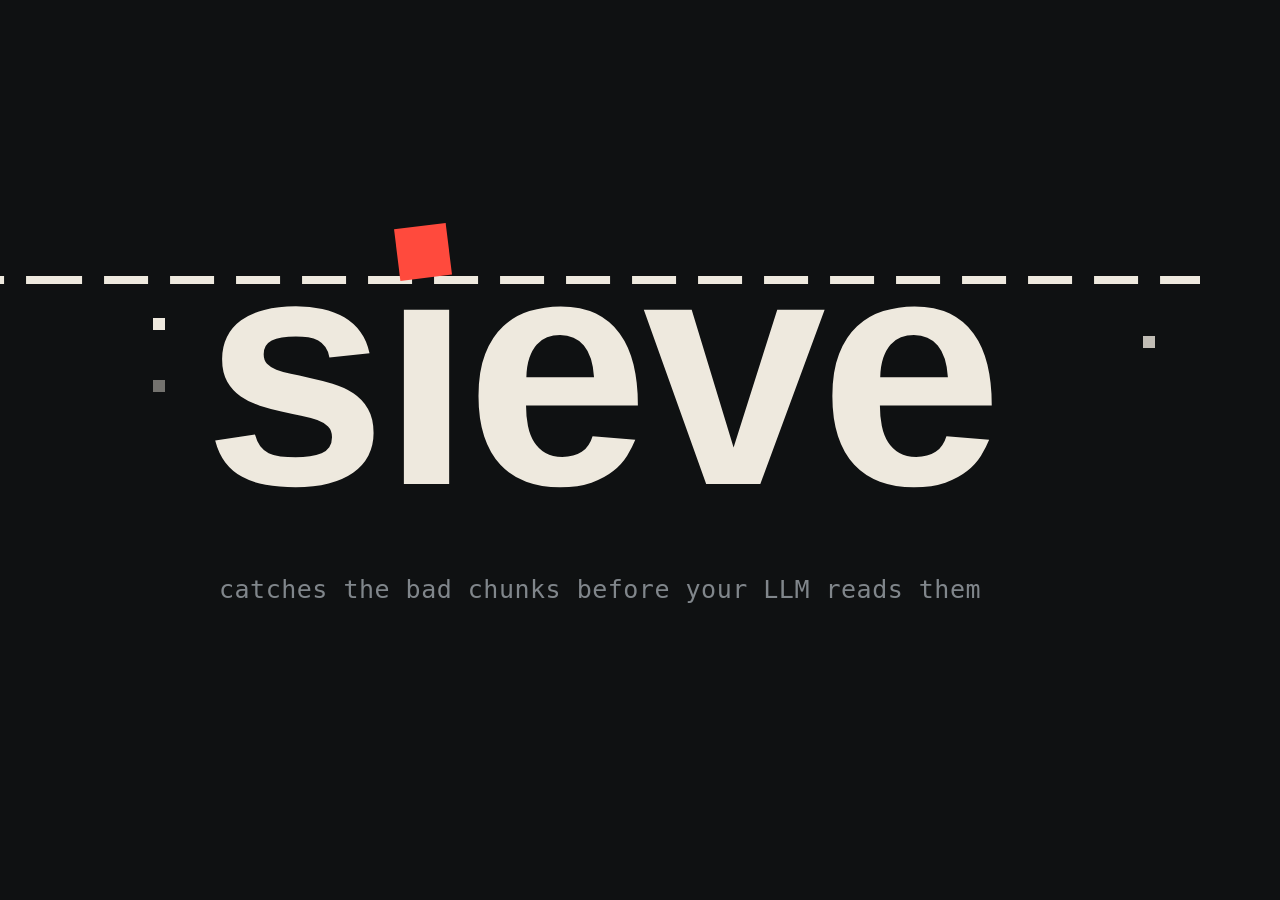
<file: docs/thumbnail.html>
<!doctype html>
<html>
<head>
<meta charset="utf-8">
<style>
  :root {
    --ink: #0F1112;
    --cream: #EEE9DE;
    --red: #FF4A3D;
    --grey: #80868B;
  }
  html, body { margin: 0; }
  body {
    width: 1200px; height: 800px; overflow: hidden; position: relative;
    background: var(--ink);
  }
  #word {
    position: absolute; left: 0; right: 0; top: 205px;
    text-align: center; white-space: nowrap;
    font-family: Bahnschrift, "Segoe UI", sans-serif; font-weight: 600;
    font-size: 330px; line-height: 1; letter-spacing: -0.02em;
    color: var(--cream);
  }
  #base { display: inline-block; width: 0; height: 0; }
  #rule {
    position: absolute; left: 0; right: 0; height: 8px;
    background: repeating-linear-gradient(90deg, var(--cream) 0 44px, transparent 44px 66px);
  }
  .bit { position: absolute; background: var(--cream); }
  #tittle { position: absolute; background: var(--red); transform: rotate(-7deg); }
  #tagline {
    position: absolute; left: 0; right: 0; bottom: 196px; text-align: center;
    font-family: Consolas, monospace; font-size: 25px; letter-spacing: 0.02em; color: var(--grey);
  }
</style>
</head>
<body>
  <div id="rule"></div>
  <div id="word">s<span id="i">ı</span>eve<span id="base"></span></div>
  <div id="tittle"></div>
  <div id="tagline">catches the bad chunks before your LLM reads them</div>

<script>
document.fonts.ready.then(() => {
  const word = document.getElementById('word');
  const style = getComputedStyle(word);
  const px = parseFloat(style.fontSize);

  const ctx = document.createElement('canvas').getContext('2d');
  ctx.font = `${style.fontWeight} ${px}px ${style.fontFamily}`;
  const xHeight = ctx.measureText('x').actualBoundingBoxAscent;
  const m = ctx.measureText('ı');
  const stem = m.actualBoundingBoxRight + m.actualBoundingBoxLeft;

  const baseline = document.getElementById('base').getBoundingClientRect().top;
  const iBox = document.getElementById('i').getBoundingClientRect();
  const iCenter = iBox.left + iBox.width / 2;

  const ruleH = 8, P = 66, gapCenter = 55;
  const ruleTop = baseline - xHeight - px * 0.075 - ruleH;
  const offset = (((iCenter - gapCenter) % P) + P) % P;

  // Centre a gap under the tittle so it visibly can't fit through.
  const rule = document.getElementById('rule');
  rule.style.top = ruleTop + 'px';
  rule.style.backgroundPositionX = offset + 'px';

  const t = document.getElementById('tittle');
  t.style.width = t.style.height = stem + 'px';
  t.style.left = (iCenter - stem / 2) + 'px';
  t.style.top = (ruleTop - stem + 2) + 'px';

  // A few small clean bits slipping through gaps near the edges.
  [[1, 34, 1], [1, 96, 0.45], [16, 52, 0.8]].forEach(([k, dy, op]) => {
    const gx = offset + k * P + gapCenter;
    const b = document.createElement('div');
    b.className = 'bit';
    Object.assign(b.style, { width: '12px', height: '12px', left: (gx - 6) + 'px', top: (ruleTop + ruleH + dy) + 'px', opacity: op });
    document.body.appendChild(b);
  });
});
</script>
</body>
</html>
</file>
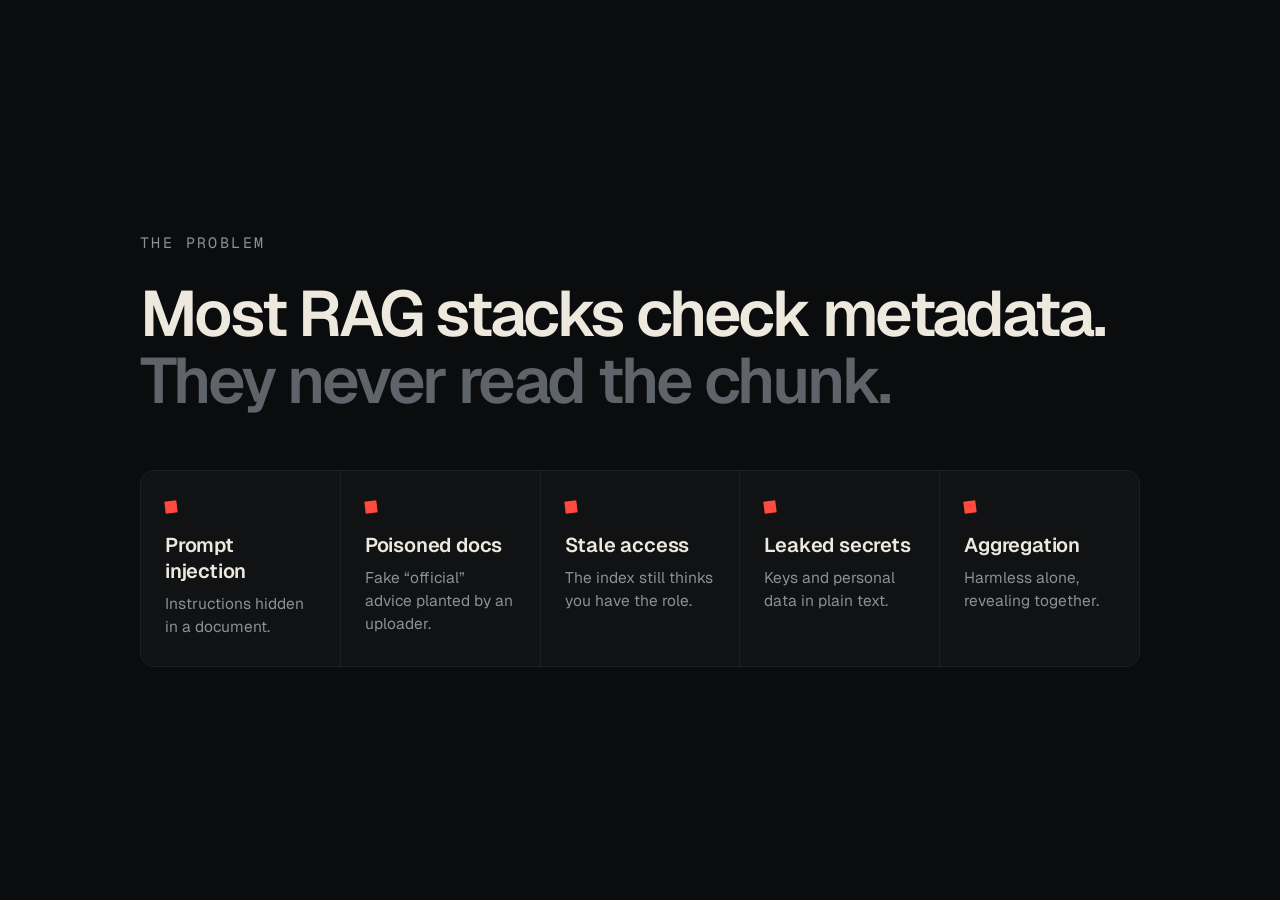
<file: scripts/video/slides/problem.html>
<!doctype html>
<html><head><meta charset="utf-8">
<link href="https://fonts.googleapis.com/css2?family=Geist:wght@400;500;600&family=Geist+Mono:wght@400;500&display=swap" rel="stylesheet">
<style>
  html, body { margin: 0; height: 100%; background: #0B0C0D; color: #EEE9DE; font-family: Geist, "Segoe UI", sans-serif; }
  .wrap { height: 100%; display: flex; flex-direction: column; justify-content: center; padding: 0 140px; box-sizing: border-box; }
  .eyebrow { font: 15px "Geist Mono", monospace; letter-spacing: .16em; color: #8A9096; text-transform: uppercase; margin-bottom: 28px; }
  h1 { font-size: 64px; line-height: 1.05; letter-spacing: -.04em; margin: 0 0 56px; font-weight: 600; max-width: 1100px; }
  h1 span { color: #5E646A; }
  ul { list-style: none; margin: 0; padding: 0; display: grid; grid-template-columns: repeat(5, 1fr); gap: 1px; background: #1D2023; border: 1px solid #1D2023; border-radius: 14px; overflow: hidden; }
  li { background: #101213; padding: 26px 24px 28px; opacity: 0; transform: translateY(12px); animation: up .7s cubic-bezier(.2,.7,.1,1) forwards; }
  li b { display: block; font-size: 20px; font-weight: 600; letter-spacing: -.01em; margin: 14px 0 8px; }
  li span { color: #8A9096; font-size: 15.5px; line-height: 1.5; }
  li i { display: inline-block; width: 12px; height: 12px; background: #FF4A3D; transform: rotate(-7deg); }
  @keyframes up { to { opacity: 1; transform: none; } }
</style></head>
<body><div class="wrap">
  <div class="eyebrow">The problem</div>
  <h1>Most RAG stacks check metadata.<br><span>They never read the chunk.</span></h1>
  <ul>
    <li style="animation-delay:.6s"><i></i><b>Prompt injection</b><span>Instructions hidden in a document.</span></li>
    <li style="animation-delay:.9s"><i></i><b>Poisoned docs</b><span>Fake “official” advice planted by an uploader.</span></li>
    <li style="animation-delay:1.2s"><i></i><b>Stale access</b><span>The index still thinks you have the role.</span></li>
    <li style="animation-delay:1.5s"><i></i><b>Leaked secrets</b><span>Keys and personal data in plain text.</span></li>
    <li style="animation-delay:1.8s"><i></i><b>Aggregation</b><span>Harmless alone, revealing together.</span></li>
  </ul>
</div></body></html>
</file>
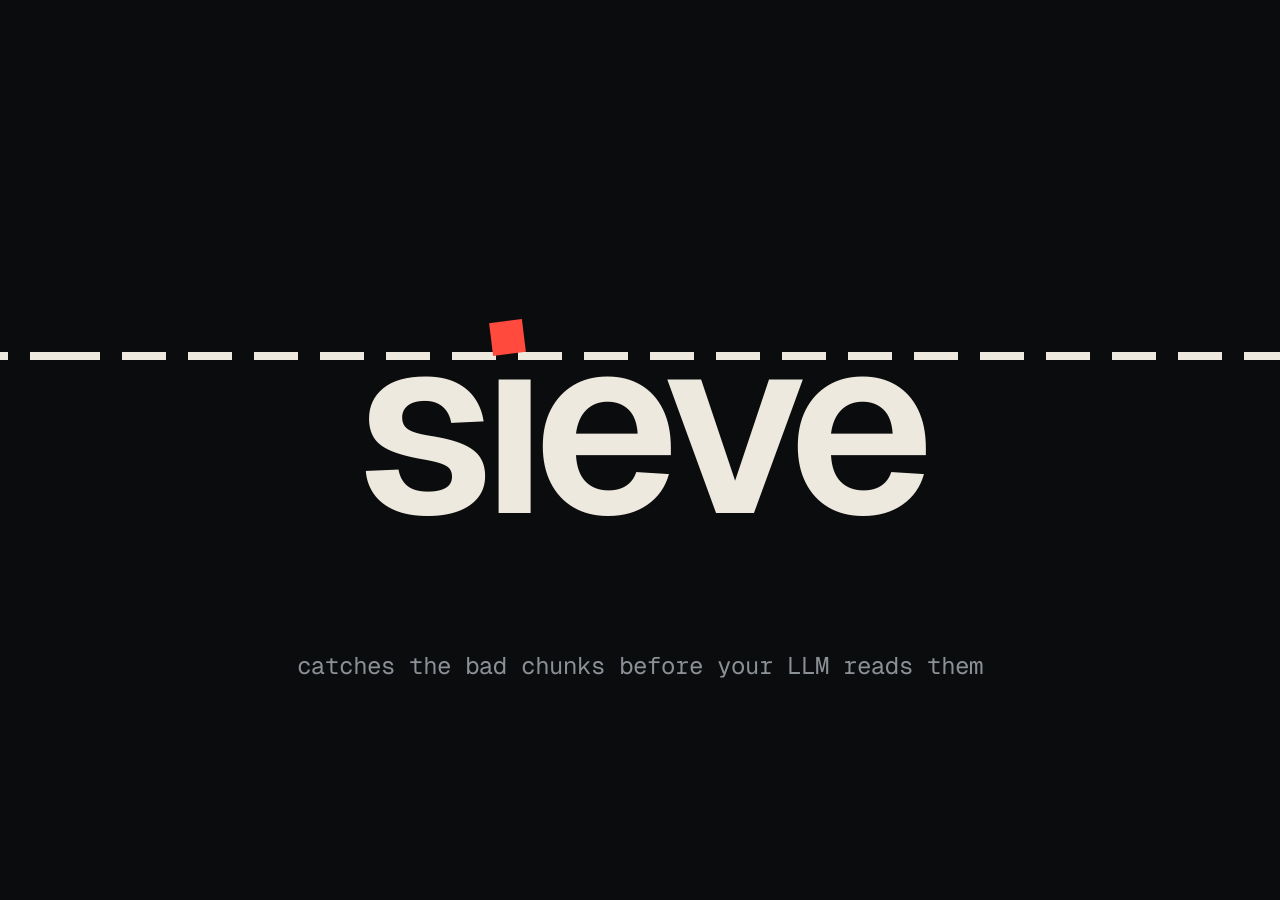
<file: scripts/video/slides/title.html>
<!doctype html>
<html><head><meta charset="utf-8">
<link href="https://fonts.googleapis.com/css2?family=Geist:wght@600&family=Geist+Mono&family=Instrument+Serif:ital@1&display=block" rel="stylesheet">
<style>
  html, body { margin: 0; height: 100%; background: #0B0C0D; color: #EEE9DE; overflow: hidden; }
  #word { position: absolute; left: 0; right: 0; top: 300px; text-align: center; white-space: nowrap;
          font: 600 250px/1 Geist, "Segoe UI", sans-serif; letter-spacing: -.05em; opacity: 0; }
  #base { display: inline-block; width: 0; height: 0; }
  #rule { position: absolute; left: 0; right: 0; height: 8px; transform: scaleX(0); transform-origin: left;
          background: repeating-linear-gradient(90deg, #EEE9DE 0 44px, transparent 44px 66px); }
  #tittle { position: absolute; background: #FF4A3D; opacity: 0; }
  #line { position: absolute; left: 0; right: 0; top: 650px; text-align: center; font: 24px "Geist Mono", monospace; color: #8A9096; opacity: 0; }
  #line em { font: italic 34px "Instrument Serif", serif; color: #FF4A3D; }
  #team { position: absolute; left: 0; right: 0; top: 708px; text-align: center; font: 500 19px Geist, "Segoe UI", sans-serif; color: #EEE9DE; letter-spacing: .01em; opacity: 0; }
  #team small { display: block; font: 13px "Geist Mono", monospace; letter-spacing: .16em; text-transform: uppercase; color: #5E646A; margin-bottom: 8px; }
  #url { position: absolute; left: 0; right: 0; top: 790px; text-align: center; font: 17px "Geist Mono", monospace; color: #5E646A; opacity: 0; }
  .go #rule { transition: transform .9s cubic-bezier(.2,.7,.1,1); transform: none; }
  .go #word { transition: opacity .7s .15s; opacity: 1; }
  .go #line { transition: opacity .7s .9s, transform .7s .9s; opacity: 1; }
  .go #team { transition: opacity .7s 1.05s; opacity: 1; }
  .go #url { transition: opacity .7s 1.25s; opacity: 1; }
  @keyframes drop { from { transform: translateY(-240px) rotate(40deg); opacity: 0; } 50% { opacity: 1; }
                    to { transform: translateY(0) rotate(-7deg); opacity: 1; } }
</style></head>
<body>
  <div id="rule"></div>
  <div id="word">s<span id="i">ı</span>eve<span id="base"></span></div>
  <div id="tittle"></div>
  <div id="line">catches the bad chunks before your LLM reads them</div>
  <div id="team"></div>
  <div id="url"></div>
<script>
  const p = new URLSearchParams(location.search);
  if (p.get("line")) document.getElementById("line").innerHTML = p.get("line");
  if (p.get("url")) document.getElementById("url").textContent = p.get("url");
  if (p.get("team")) document.getElementById("team").innerHTML = "<small>A team project by</small>" + p.get("team");

  // Same construction as docs/thumbnail.html: the dot of the i rests on the sieve line, over a gap it can't fit through.
  document.fonts.ready.then(() => {
    const word = document.getElementById("word"), cs = getComputedStyle(word), px = parseFloat(cs.fontSize);
    const ctx = document.createElement("canvas").getContext("2d");
    ctx.font = `${cs.fontWeight} ${px}px ${cs.fontFamily}`;
    const xh = ctx.measureText("x").actualBoundingBoxAscent;
    const m = ctx.measureText("ı"), stem = m.actualBoundingBoxRight + m.actualBoundingBoxLeft;
    const baseline = document.getElementById("base").getBoundingClientRect().top;
    const ib = document.getElementById("i").getBoundingClientRect(), cx = ib.left + ib.width / 2;
    const ruleTop = baseline - xh - px * .075 - 8, P = 66;
    const rule = document.getElementById("rule");
    rule.style.top = ruleTop + "px";
    rule.style.backgroundPositionX = (((cx - 55) % P) + P) % P + "px";
    const t = document.getElementById("tittle");
    Object.assign(t.style, { width: stem + "px", height: stem + "px", left: cx - stem / 2 + "px", top: ruleTop - stem + 2 + "px" });
    requestAnimationFrame(() => {
      document.body.classList.add("go");
      t.style.animation = "drop .75s .45s cubic-bezier(.3,1.35,.5,1) forwards";
    });
  });
</script>
</body></html>
</file>
